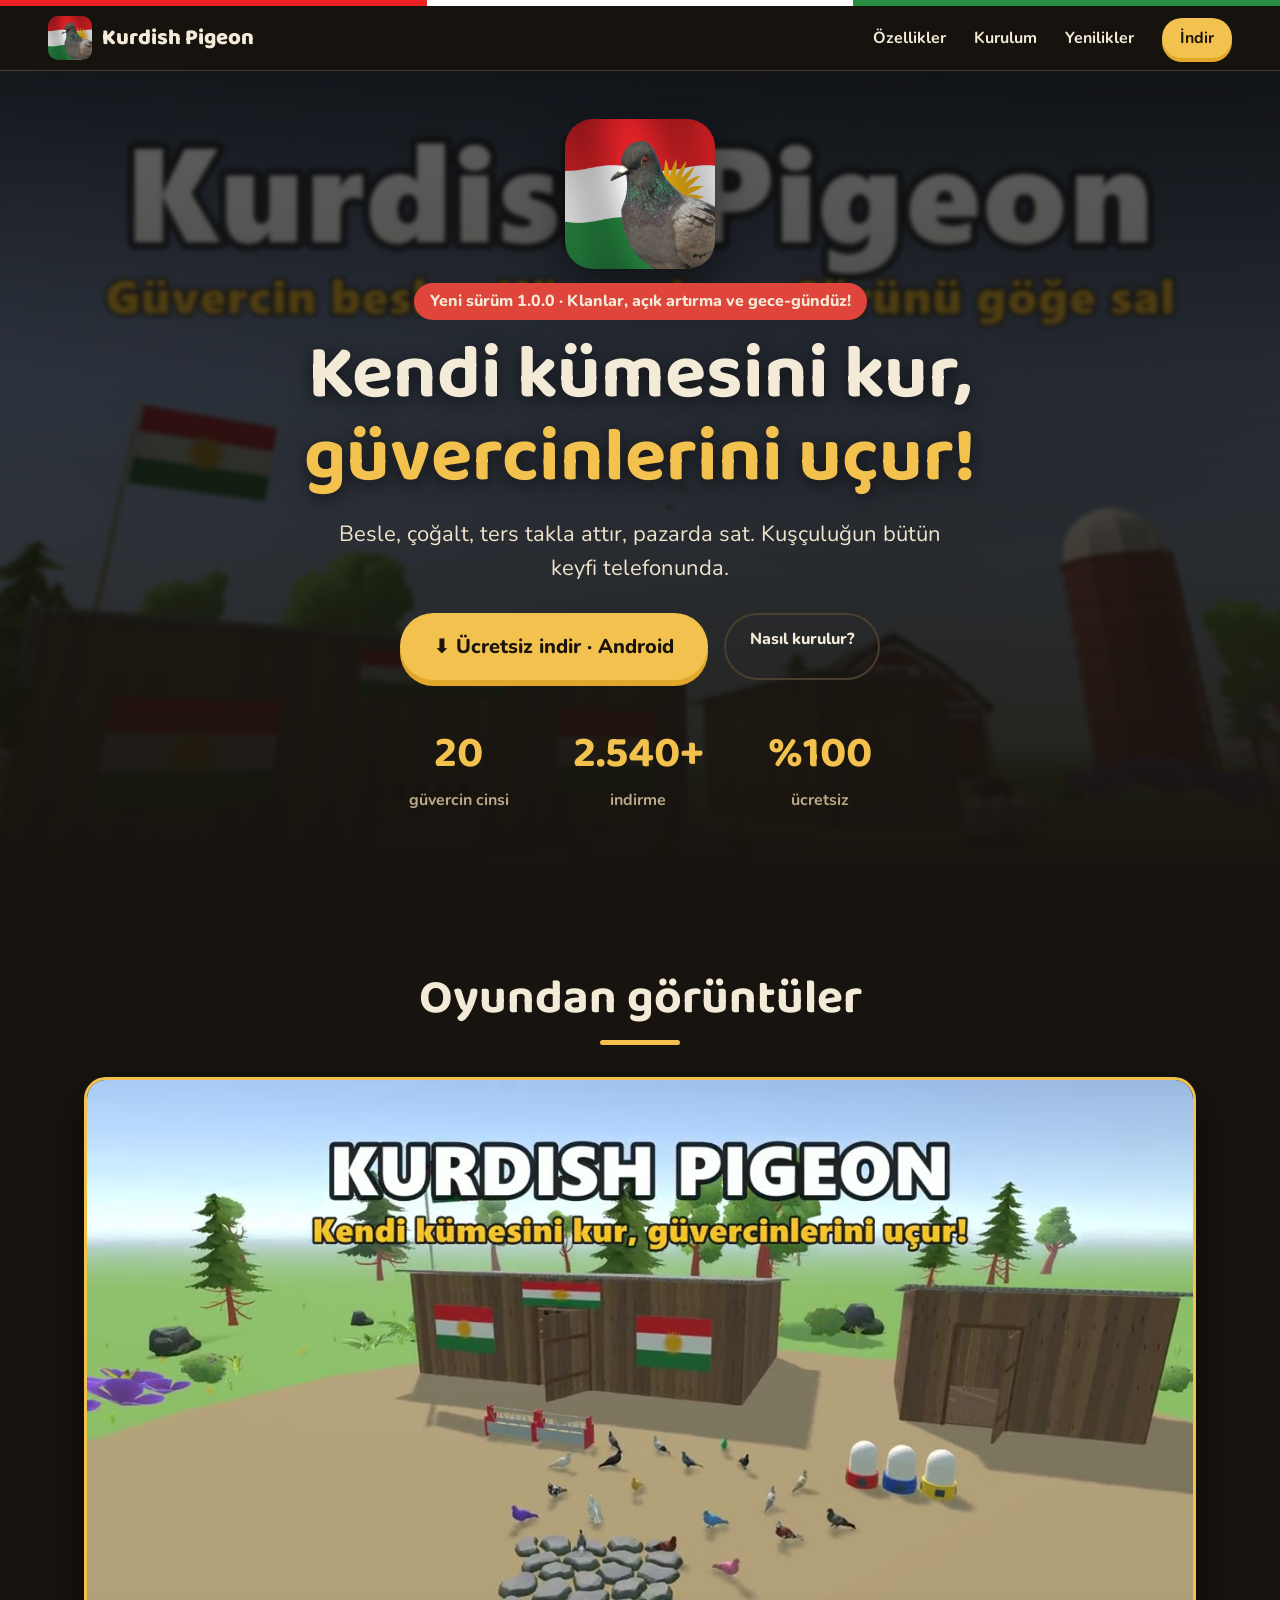
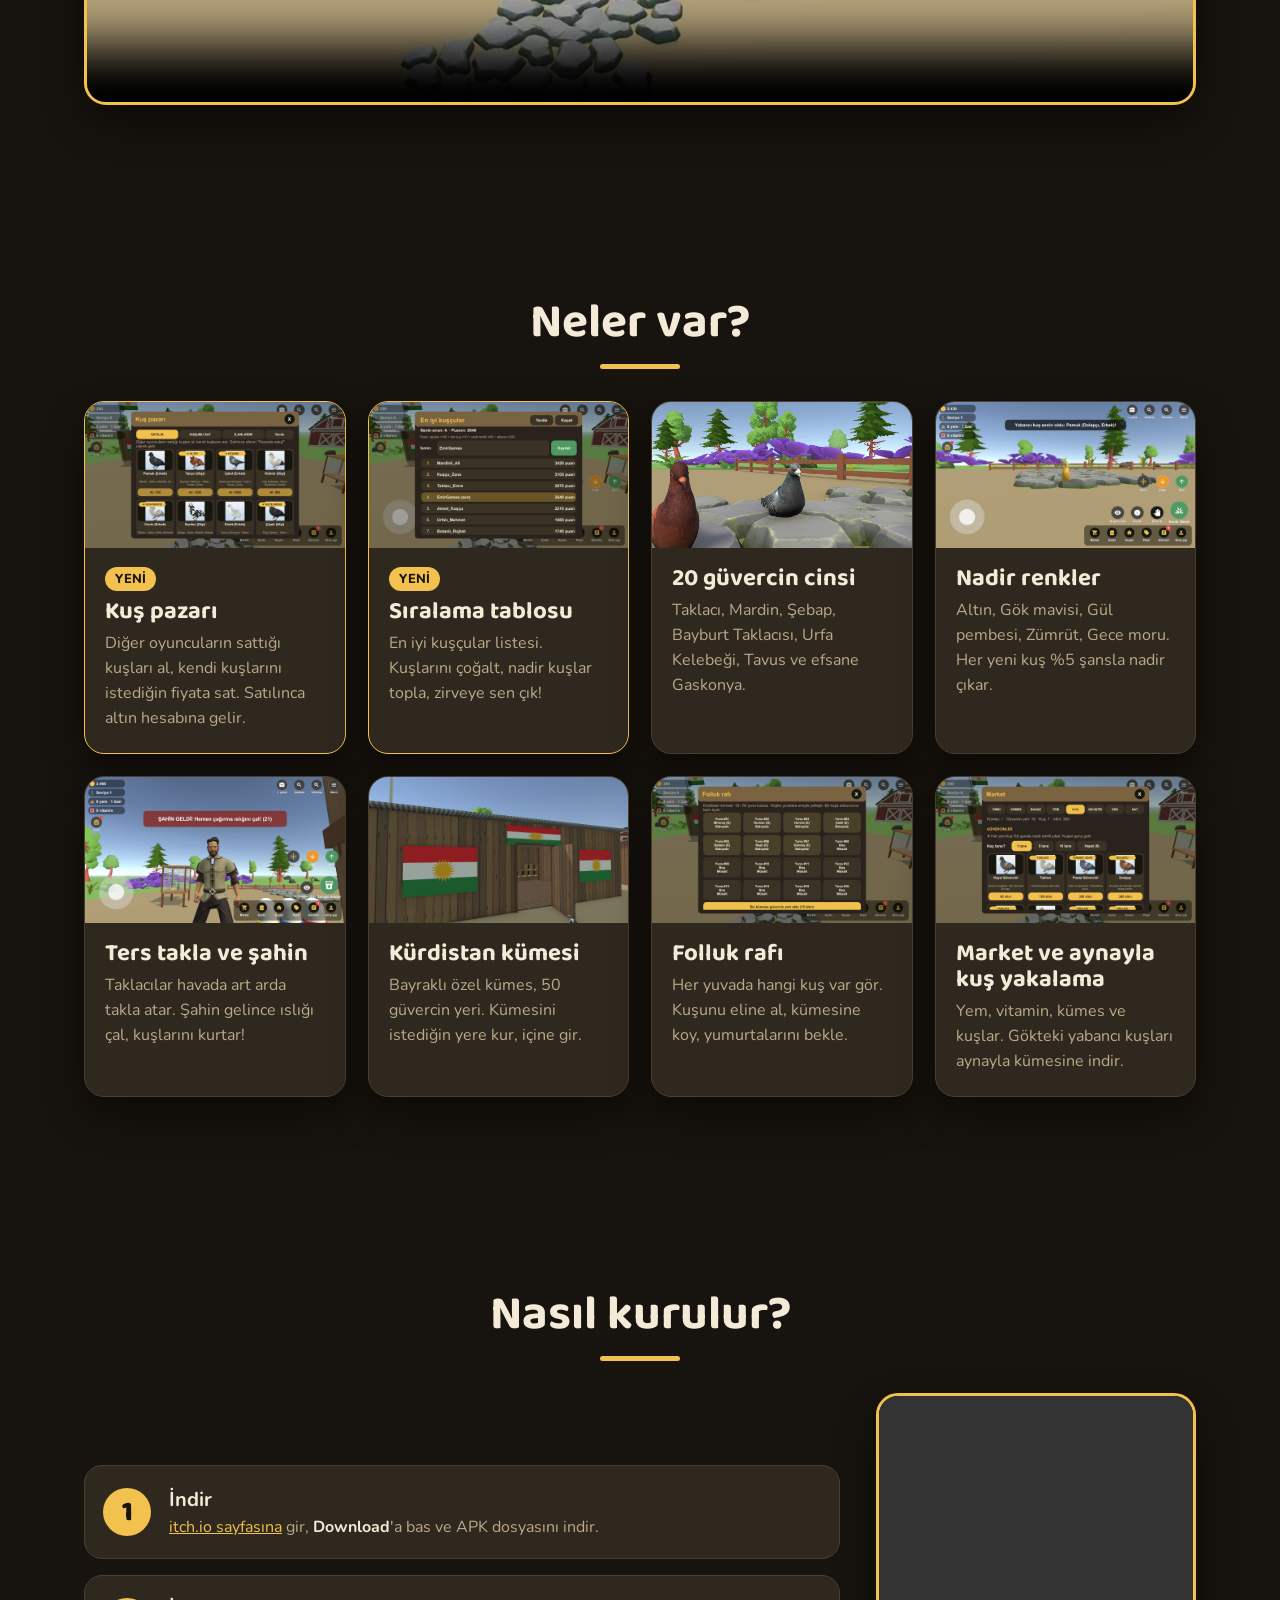
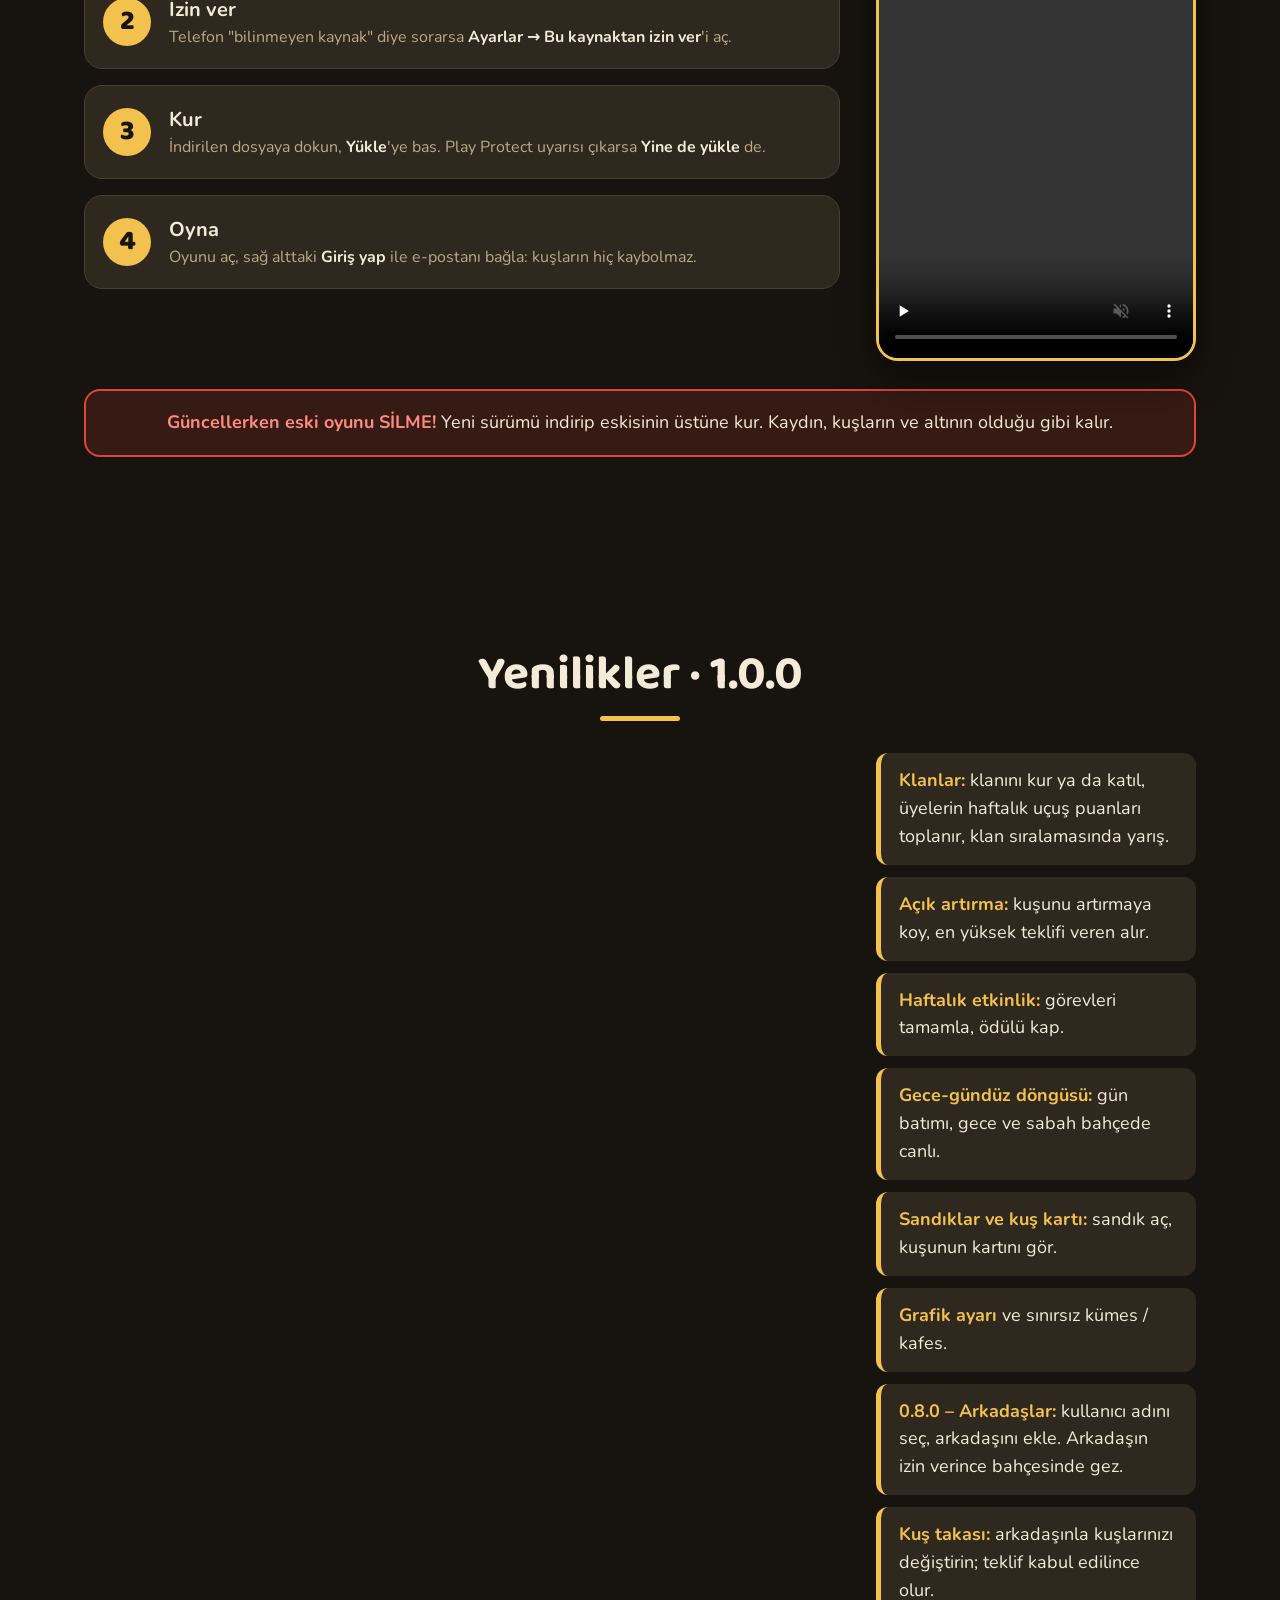
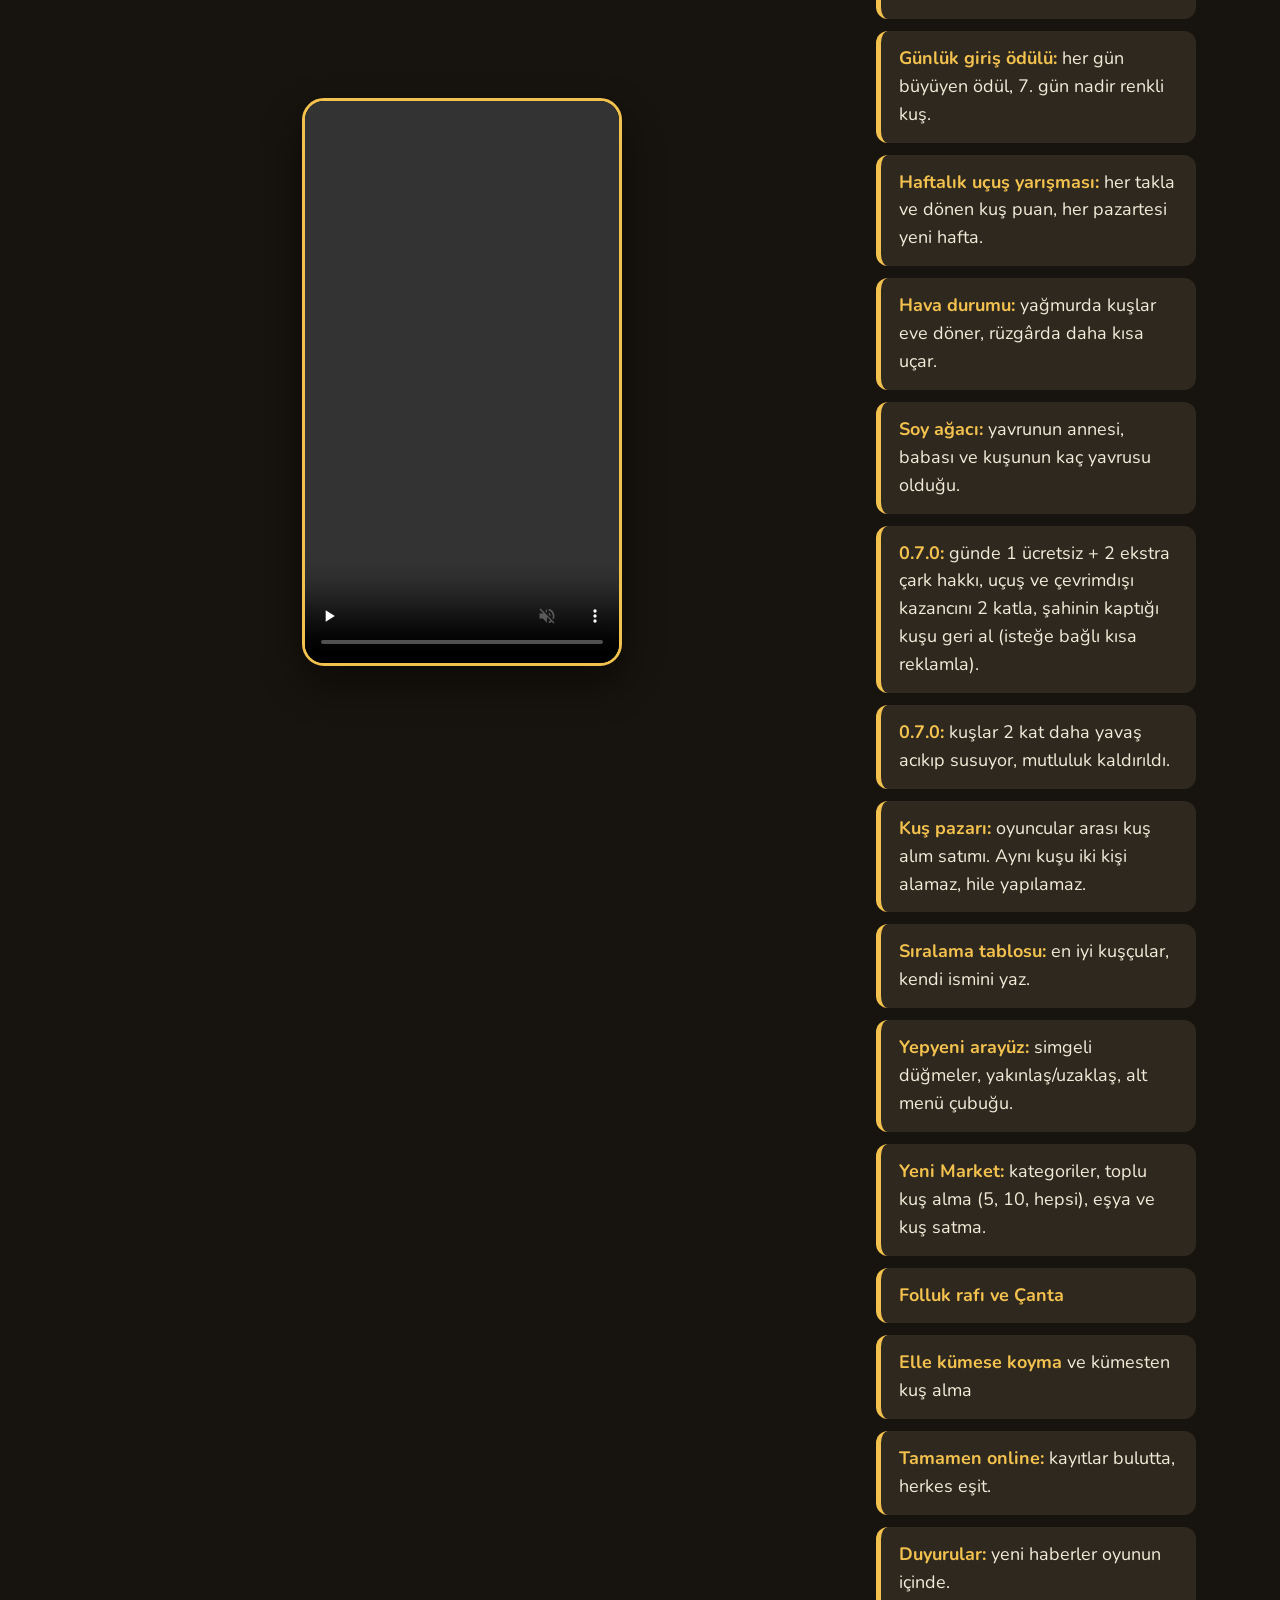
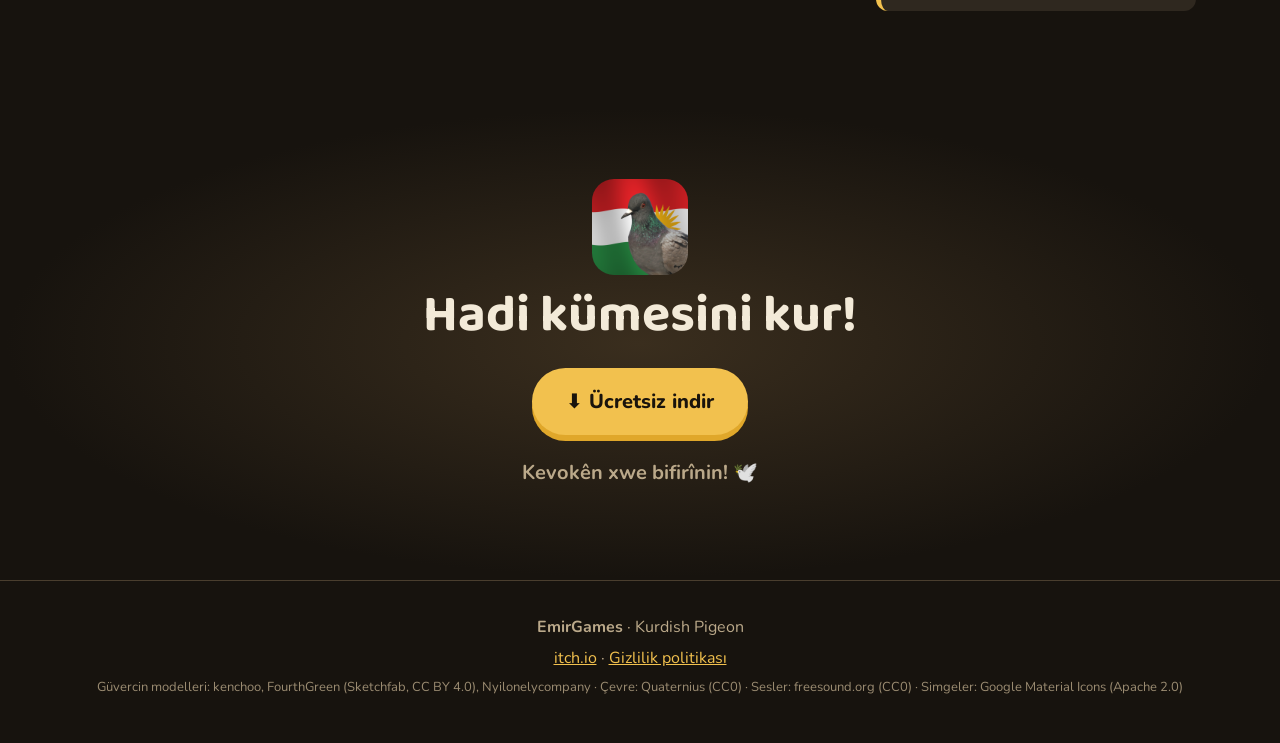
<file: index.html>
<!doctype html>
<html lang="tr">
<head>
<meta charset="utf-8">
<meta name="viewport" content="width=device-width, initial-scale=1">
<title>Kurdish Pigeon · Güvercin Oyunu</title>
<meta name="description" content="Kurdish Pigeon: kendi kümesini kur, güvercinlerini besle, uçur ve çoğalt. 20 güvercin cinsi, ters takla atan taklacılar, kuş pazarı ve sıralama tablosu. Ücretsiz Android oyunu.">
<meta property="og:title" content="Kurdish Pigeon · Güvercin Oyunu">
<meta property="og:description" content="Kendi kümesini kur, güvercinlerini uçur! Kuş pazarı, sıralama, 20 cins. Ücretsiz Android oyunu.">
<meta property="og:image" content="img/afis.jpg">
<link rel="icon" href="img/logo.png">
<link rel="preconnect" href="https://fonts.googleapis.com">
<link rel="preconnect" href="https://fonts.gstatic.com" crossorigin>
<link href="https://fonts.googleapis.com/css2?family=Baloo+2:wght@600;800&family=Nunito:wght@400;600;800&display=swap" rel="stylesheet">
<link rel="stylesheet" href="stil.css">
</head>
<body>
<div class="bayrak"><i></i><i></i><i></i></div>

<header class="ust">
  <a class="marka" href="#"><img src="img/logo.png" alt="" width="44" height="44"><span>Kurdish Pigeon</span></a>
  <nav>
    <a href="#ozellikler">Özellikler</a>
    <a href="#kurulum">Kurulum</a>
    <a href="#yenilikler">Yenilikler</a>
    <a class="dugme kucuk" href="https://emirgamesstudio.itch.io/kurdish-pigeon">İndir</a>
  </nav>
</header>

<section class="giris">
  <div class="giris-arka" style="background-image:url(img/afis.jpg)"></div>
  <div class="giris-ic">
    <img class="giris-logo" src="img/logo.png" alt="Kurdish Pigeon logosu" width="150" height="150">
    <p class="rozet">Yeni sürüm 1.0.0 · Klanlar, açık artırma ve gece-gündüz!</p>
    <h1>Kendi kümesini kur,<br><em>güvercinlerini uçur!</em></h1>
    <p class="alt">Besle, çoğalt, ters takla attır, pazarda sat. Kuşçuluğun bütün keyfi telefonunda.</p>
    <div class="dugmeler">
      <a class="dugme buyuk" href="https://emirgamesstudio.itch.io/kurdish-pigeon">⬇ Ücretsiz indir · Android</a>
      <a class="dugme ikinci" href="#kurulum">Nasıl kurulur?</a>
    </div>
    <ul class="sayilar">
      <li><b>20</b><span>güvercin cinsi</span></li>
      <li><b id="indirme">540+</b><span>indirme</span></li>
      <li><b>%100</b><span>ücretsiz</span></li>
    </ul>
  </div>
</section>

<section class="bolum video-bolum">
  <h2>Oyundan görüntüler</h2>
  <video class="fragman" src="video/fragman.mp4" poster="img/fragman_kapak.jpg" controls muted playsinline preload="none"></video>
</section>

<section class="bolum" id="ozellikler">
  <h2>Neler var?</h2>
  <div class="kartlar">
    <article class="kart yeni">
      <img src="img/ekran_pazar.jpg" alt="Kuş pazarı ekranı" loading="lazy">
      <div><span class="etiket">YENİ</span><h3>Kuş pazarı</h3><p>Diğer oyuncuların sattığı kuşları al, kendi kuşlarını istediğin fiyata sat. Satılınca altın hesabına gelir.</p></div>
    </article>
    <article class="kart yeni">
      <img src="img/ekran_siralama.jpg" alt="Sıralama tablosu" loading="lazy">
      <div><span class="etiket">YENİ</span><h3>Sıralama tablosu</h3><p>En iyi kuşçular listesi. Kuşlarını çoğalt, nadir kuşlar topla, zirveye sen çık!</p></div>
    </article>
    <article class="kart">
      <img src="img/gaskonya.jpg" alt="Gaskonya Efsanesi güvercini" loading="lazy">
      <div><h3>20 güvercin cinsi</h3><p>Taklacı, Mardin, Şebap, Bayburt Taklacısı, Urfa Kelebeği, Tavus ve efsane Gaskonya.</p></div>
    </article>
    <article class="kart">
      <img src="img/nadir.jpg" alt="Altın renkli nadir güvercin" loading="lazy">
      <div><h3>Nadir renkler</h3><p>Altın, Gök mavisi, Gül pembesi, Zümrüt, Gece moru. Her yeni kuş %5 şansla nadir çıkar.</p></div>
    </article>
    <article class="kart">
      <img src="img/sahin.jpg" alt="Şahin uyarısı" loading="lazy">
      <div><h3>Ters takla ve şahin</h3><p>Taklacılar havada art arda takla atar. Şahin gelince ıslığı çal, kuşlarını kurtar!</p></div>
    </article>
    <article class="kart">
      <img src="img/kurdistan_kumes.jpg" alt="Kürdistan bayraklı kümes" loading="lazy">
      <div><h3>Kürdistan kümesi</h3><p>Bayraklı özel kümes, 50 güvercin yeri. Kümesini istediğin yere kur, içine gir.</p></div>
    </article>
    <article class="kart">
      <img src="img/ekran_folluk.jpg" alt="Folluk rafı" loading="lazy">
      <div><h3>Folluk rafı</h3><p>Her yuvada hangi kuş var gör. Kuşunu eline al, kümesine koy, yumurtalarını bekle.</p></div>
    </article>
    <article class="kart">
      <img src="img/ekran_market.jpg" alt="Market" loading="lazy">
      <div><h3>Market ve aynayla kuş yakalama</h3><p>Yem, vitamin, kümes ve kuşlar. Gökteki yabancı kuşları aynayla kümesine indir.</p></div>
    </article>
  </div>
</section>

<section class="bolum" id="kurulum">
  <h2>Nasıl kurulur?</h2>
  <div class="kurulum">
    <ol class="adimlar">
      <li><b>İndir</b><span><a href="https://emirgamesstudio.itch.io/kurdish-pigeon">itch.io sayfasına</a> gir, <em>Download</em>'a bas ve APK dosyasını indir.</span></li>
      <li><b>İzin ver</b><span>Telefon "bilinmeyen kaynak" diye sorarsa <em>Ayarlar → Bu kaynaktan izin ver</em>'i aç.</span></li>
      <li><b>Kur</b><span>İndirilen dosyaya dokun, <em>Yükle</em>'ye bas. Play Protect uyarısı çıkarsa <em>Yine de yükle</em> de.</span></li>
      <li><b>Oyna</b><span>Oyunu aç, sağ alttaki <em>Giriş yap</em> ile e-postanı bağla: kuşların hiç kaybolmaz.</span></li>
    </ol>
    <video class="dikey" src="video/kurulum.mp4" controls muted playsinline preload="none"></video>
  </div>
  <div class="uyari">
    <b>Güncellerken eski oyunu SİLME!</b> Yeni sürümü indirip eskisinin üstüne kur. Kaydın, kuşların ve altının olduğu gibi kalır.
  </div>
</section>

<section class="bolum" id="yenilikler">
  <h2>Yenilikler · 1.0.0</h2>
  <div class="yenilik">
    <video class="dikey" src="video/guncelleme.mp4" controls muted playsinline preload="none"></video>
    <ul class="liste">
      <li><b>Klanlar:</b> klanını kur ya da katıl, üyelerin haftalık uçuş puanları toplanır, klan sıralamasında yarış.</li>
      <li><b>Açık artırma:</b> kuşunu artırmaya koy, en yüksek teklifi veren alır.</li>
      <li><b>Haftalık etkinlik:</b> görevleri tamamla, ödülü kap.</li>
      <li><b>Gece-gündüz döngüsü:</b> gün batımı, gece ve sabah bahçede canlı.</li>
      <li><b>Sandıklar ve kuş kartı:</b> sandık aç, kuşunun kartını gör.</li>
      <li><b>Grafik ayarı</b> ve sınırsız kümes / kafes.</li>
      <li><b>0.8.0 – Arkadaşlar:</b> kullanıcı adını seç, arkadaşını ekle. Arkadaşın izin verince bahçesinde gez.</li>
      <li><b>Kuş takası:</b> arkadaşınla kuşlarınızı değiştirin; teklif kabul edilince olur.</li>
      <li><b>Günlük giriş ödülü:</b> her gün büyüyen ödül, 7. gün nadir renkli kuş.</li>
      <li><b>Haftalık uçuş yarışması:</b> her takla ve dönen kuş puan, her pazartesi yeni hafta.</li>
      <li><b>Hava durumu:</b> yağmurda kuşlar eve döner, rüzgârda daha kısa uçar.</li>
      <li><b>Soy ağacı:</b> yavrunun annesi, babası ve kuşunun kaç yavrusu olduğu.</li>
      <li><b>0.7.0:</b> günde 1 ücretsiz + 2 ekstra çark hakkı, uçuş ve çevrimdışı kazancını 2 katla, şahinin kaptığı kuşu geri al (isteğe bağlı kısa reklamla).</li>
      <li><b>0.7.0:</b> kuşlar 2 kat daha yavaş acıkıp susuyor, mutluluk kaldırıldı.</li>
      <li><b>Kuş pazarı:</b> oyuncular arası kuş alım satımı. Aynı kuşu iki kişi alamaz, hile yapılamaz.</li>
      <li><b>Sıralama tablosu:</b> en iyi kuşçular, kendi ismini yaz.</li>
      <li><b>Yepyeni arayüz:</b> simgeli düğmeler, yakınlaş/uzaklaş, alt menü çubuğu.</li>
      <li><b>Yeni Market:</b> kategoriler, toplu kuş alma (5, 10, hepsi), eşya ve kuş satma.</li>
      <li><b>Folluk rafı ve Çanta</b></li>
      <li><b>Elle kümese koyma</b> ve kümesten kuş alma</li>
      <li><b>Tamamen online:</b> kayıtlar bulutta, herkes eşit.</li>
      <li><b>Duyurular:</b> yeni haberler oyunun içinde.</li>
    </ul>
  </div>
</section>

<section class="son">
  <img src="img/logo.png" alt="" width="96" height="96">
  <h2>Hadi kümesini kur!</h2>
  <a class="dugme buyuk" href="https://emirgamesstudio.itch.io/kurdish-pigeon">⬇ Ücretsiz indir</a>
  <p class="kurmanci">Kevokên xwe bifirînin! 🕊️</p>
</section>

<footer>
  <p><b>EmirGames</b> · Kurdish Pigeon</p>
  <p><a href="https://emirgamesstudio.itch.io/kurdish-pigeon">itch.io</a> · <a href="gizlilik.html">Gizlilik politikası</a></p>
  <p class="kucuk-yazi">Güvercin modelleri: kenchoo, FourthGreen (Sketchfab, CC BY 4.0), Nyilonelycompany · Çevre: Quaternius (CC0) · Sesler: freesound.org (CC0) · Simgeler: Google Material Icons (Apache 2.0)</p>
</footer>
<script>
// İndirme sayısı: GitHub her 6 saatte bir itch.io'dan alıp sayac.json'a yazar (.github/workflows/indirme.yml).
// İki kaynağa bakılır (biri önbellekte eski kalabilir), büyük olan gösterilir.
(async () => {
  const t = Date.now();
  const kaynaklar = [
    "sayac.json?t=" + t,
    "https://raw.githubusercontent.com/emirgamesstudio/emirgamesstudio.github.io/main/sayac.json?t=" + t
  ];
  const sayilar = await Promise.all(kaynaklar.map(u =>
    fetch(u, { cache: "no-store" }).then(r => r.ok ? r.json() : null).then(j => (j && j.indirme) || 0).catch(() => 0)));
  const n = Math.max(...sayilar);
  if (n > 0) document.getElementById("indirme").textContent = (Math.floor(n / 10) * 10 || n).toLocaleString("tr-TR") + "+";
})();
</script>
</body>
</html>
</file>
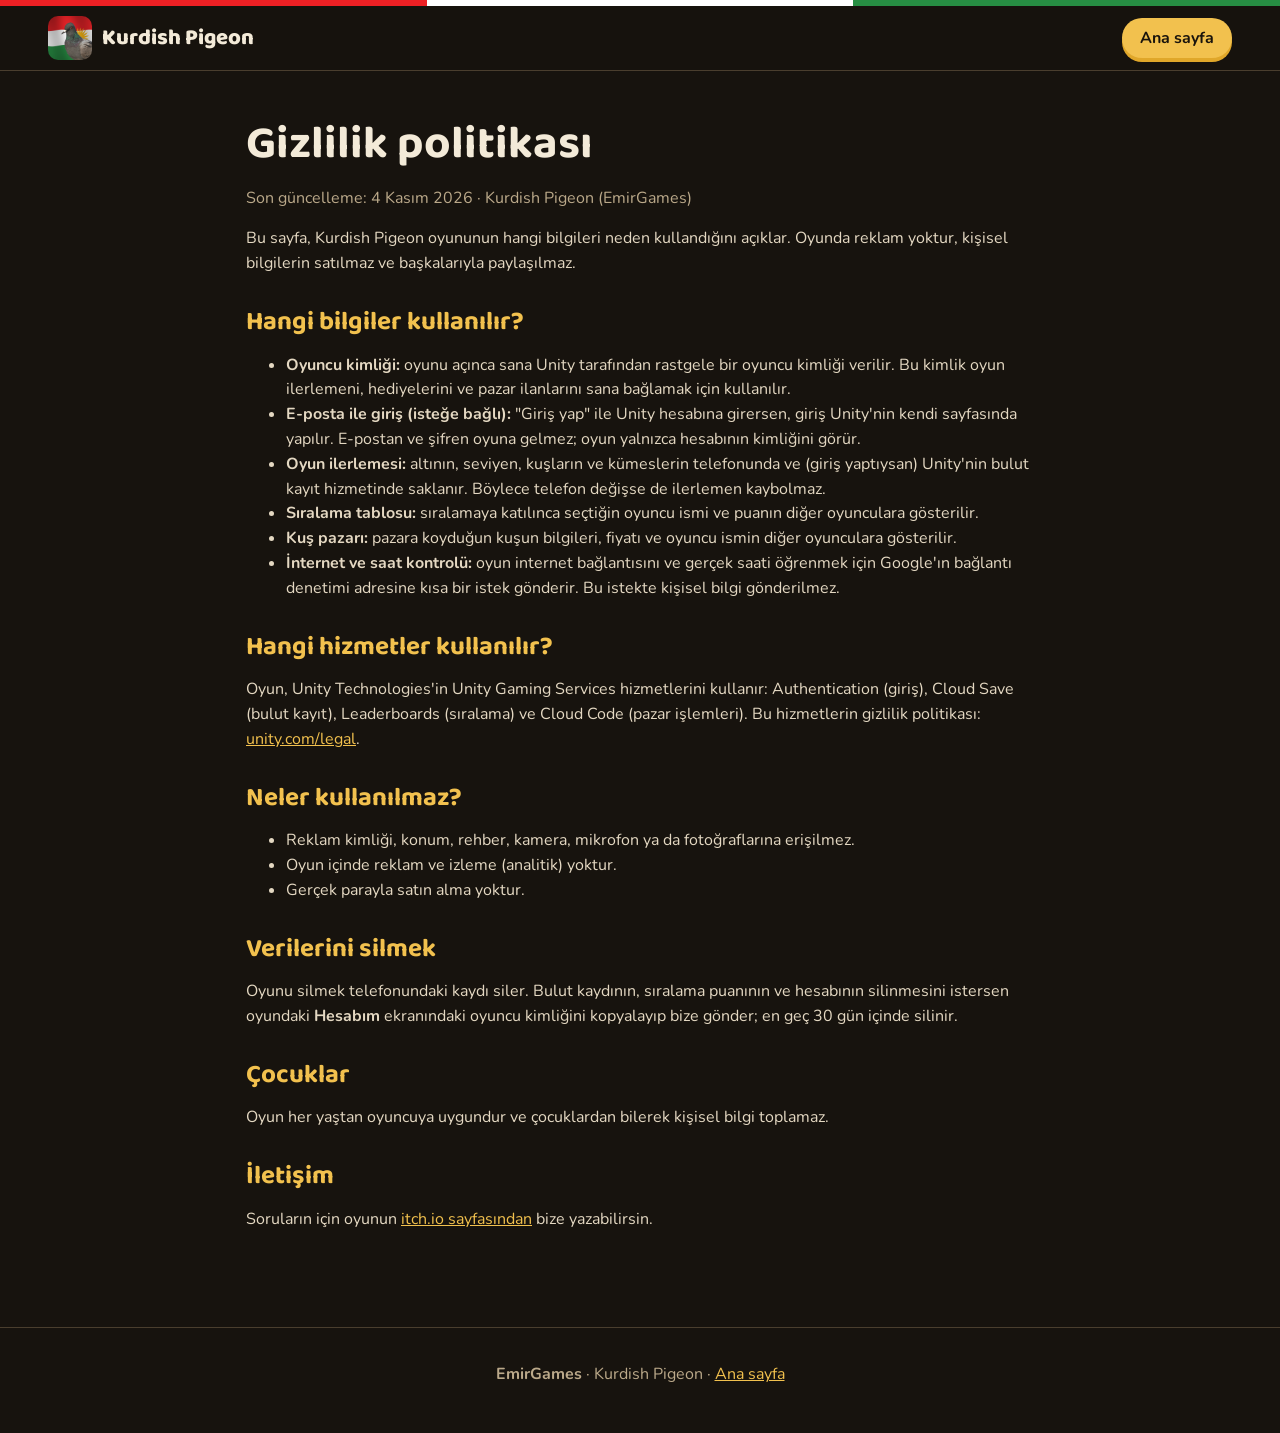
<file: gizlilik.html>
<!doctype html>
<html lang="tr">
<head>
<meta charset="utf-8">
<meta name="viewport" content="width=device-width, initial-scale=1">
<title>Gizlilik politikası · Kurdish Pigeon</title>
<link rel="icon" href="img/logo.png">
<link href="https://fonts.googleapis.com/css2?family=Baloo+2:wght@600;800&family=Nunito:wght@400;600;800&display=swap" rel="stylesheet">
<link rel="stylesheet" href="stil.css">
</head>
<body>
<div class="bayrak"><i></i><i></i><i></i></div>
<header class="ust">
  <a class="marka" href="index.html"><img src="img/logo.png" alt="" width="44" height="44"><span>Kurdish Pigeon</span></a>
  <nav><a class="dugme kucuk" href="index.html">Ana sayfa</a></nav>
</header>

<main class="metin">
  <h1>Gizlilik politikası</h1>
  <p class="tarih">Son güncelleme: 4 Kasım 2026 · Kurdish Pigeon (EmirGames)</p>

  <p>Bu sayfa, Kurdish Pigeon oyununun hangi bilgileri neden kullandığını açıklar. Oyunda reklam yoktur, kişisel bilgilerin satılmaz ve başkalarıyla paylaşılmaz.</p>

  <h2>Hangi bilgiler kullanılır?</h2>
  <ul>
    <li><b>Oyuncu kimliği:</b> oyunu açınca sana Unity tarafından rastgele bir oyuncu kimliği verilir. Bu kimlik oyun ilerlemeni, hediyelerini ve pazar ilanlarını sana bağlamak için kullanılır.</li>
    <li><b>E-posta ile giriş (isteğe bağlı):</b> "Giriş yap" ile Unity hesabına girersen, giriş Unity'nin kendi sayfasında yapılır. E-postan ve şifren oyuna gelmez; oyun yalnızca hesabının kimliğini görür.</li>
    <li><b>Oyun ilerlemesi:</b> altının, seviyen, kuşların ve kümeslerin telefonunda ve (giriş yaptıysan) Unity'nin bulut kayıt hizmetinde saklanır. Böylece telefon değişse de ilerlemen kaybolmaz.</li>
    <li><b>Sıralama tablosu:</b> sıralamaya katılınca seçtiğin oyuncu ismi ve puanın diğer oyunculara gösterilir.</li>
    <li><b>Kuş pazarı:</b> pazara koyduğun kuşun bilgileri, fiyatı ve oyuncu ismin diğer oyunculara gösterilir.</li>
    <li><b>İnternet ve saat kontrolü:</b> oyun internet bağlantısını ve gerçek saati öğrenmek için Google'ın bağlantı denetimi adresine kısa bir istek gönderir. Bu istekte kişisel bilgi gönderilmez.</li>
  </ul>

  <h2>Hangi hizmetler kullanılır?</h2>
  <p>Oyun, Unity Technologies'in Unity Gaming Services hizmetlerini kullanır: Authentication (giriş), Cloud Save (bulut kayıt), Leaderboards (sıralama) ve Cloud Code (pazar işlemleri). Bu hizmetlerin gizlilik politikası: <a href="https://unity.com/legal/game-player-and-app-user-privacy-policy">unity.com/legal</a>.</p>

  <h2>Neler kullanılmaz?</h2>
  <ul>
    <li>Reklam kimliği, konum, rehber, kamera, mikrofon ya da fotoğraflarına erişilmez.</li>
    <li>Oyun içinde reklam ve izleme (analitik) yoktur.</li>
    <li>Gerçek parayla satın alma yoktur.</li>
  </ul>

  <h2>Verilerini silmek</h2>
  <p>Oyunu silmek telefonundaki kaydı siler. Bulut kaydının, sıralama puanının ve hesabının silinmesini istersen oyundaki <b>Hesabım</b> ekranındaki oyuncu kimliğini kopyalayıp bize gönder; en geç 30 gün içinde silinir.</p>

  <h2>Çocuklar</h2>
  <p>Oyun her yaştan oyuncuya uygundur ve çocuklardan bilerek kişisel bilgi toplamaz.</p>

  <h2>İletişim</h2>
  <p>Soruların için oyunun <a href="https://emirgamesstudio.itch.io/kurdish-pigeon">itch.io sayfasından</a> bize yazabilirsin.</p>
</main>

<footer>
  <p><b>EmirGames</b> · Kurdish Pigeon · <a href="index.html">Ana sayfa</a></p>
</footer>
</body>
</html>
</file>
<file: stil.css>
:root {
  --zemin: #17130e;
  --panel: #241e17;
  --kart: #2f281f;
  --cizgi: #4a3e2e;
  --yazi: #f3ead8;
  --soluk: #bba98a;
  --altin: #f2c14e;
  --altin2: #e0a72a;
  --kirmizi: #e0453b;
  --yesil: #3f9b5c;
  --golge: 0 18px 40px rgba(0, 0, 0, .45);
}

* { box-sizing: border-box; }
html { scroll-behavior: smooth; }
body {
  margin: 0;
  background: var(--zemin);
  color: var(--yazi);
  font-family: "Nunito", system-ui, sans-serif;
  line-height: 1.55;
  overflow-x: hidden;
}
img, video { max-width: 100%; display: block; }
a { color: var(--altin); }
h1, h2, h3 { font-family: "Baloo 2", "Nunito", sans-serif; line-height: 1.1; margin: 0; }

/* Kürdistan bayrağı şeridi */
.bayrak { display: flex; height: 6px; }
.bayrak i { flex: 1; }
.bayrak i:nth-child(1) { background: #ed2024; }
.bayrak i:nth-child(2) { background: #fff; }
.bayrak i:nth-child(3) { background: #278e43; }

/* üst çubuk */
.ust {
  position: sticky; top: 0; z-index: 10;
  display: flex; align-items: center; justify-content: space-between; gap: 16px;
  padding: 10px clamp(16px, 4vw, 48px);
  background: rgba(23, 19, 14, .88);
  backdrop-filter: blur(8px);
  border-bottom: 1px solid var(--cizgi);
}
.marka { display: flex; align-items: center; gap: 10px; color: var(--yazi); text-decoration: none; font-family: "Baloo 2"; font-size: 22px; font-weight: 800; }
.marka img { border-radius: 10px; }
.ust nav { display: flex; align-items: center; gap: clamp(10px, 2.4vw, 28px); }
.ust nav a { color: var(--yazi); text-decoration: none; font-weight: 700; }
.ust nav a:not(.dugme):hover { color: var(--altin); }

/* düğmeler */
.dugme {
  display: inline-block; text-decoration: none; font-weight: 800;
  background: var(--altin); color: #1a140c;
  padding: 14px 26px; border-radius: 999px;
  box-shadow: 0 6px 0 var(--altin2);
  transition: transform .12s, box-shadow .12s;
}
.dugme:hover { transform: translateY(-2px); box-shadow: 0 8px 0 var(--altin2); }
.dugme:active { transform: translateY(3px); box-shadow: 0 2px 0 var(--altin2); }
.dugme.buyuk { font-size: 20px; padding: 18px 34px; }
.dugme.kucuk { padding: 8px 18px; box-shadow: 0 4px 0 var(--altin2); color: #1a140c !important; }
.dugme.ikinci { background: transparent; color: var(--yazi); box-shadow: inset 0 0 0 2px var(--cizgi); }
.dugme.ikinci:hover { box-shadow: inset 0 0 0 2px var(--altin); }

/* giriş */
.giris { position: relative; min-height: 88vh; display: grid; place-items: center; text-align: center; overflow: hidden; }
.giris-arka { position: absolute; inset: 0; background-size: cover; background-position: center; filter: blur(2px) brightness(.45); transform: scale(1.05); }
.giris::after { content: ""; position: absolute; inset: 0; background: linear-gradient(180deg, rgba(23,19,14,.2) 0%, rgba(23,19,14,.55) 60%, var(--zemin) 100%); }
.giris-ic { position: relative; z-index: 1; padding: 48px 16px 64px; max-width: 900px; }
.giris-logo { margin: 0 auto 14px; border-radius: 28px; box-shadow: var(--golge); }
.rozet { display: inline-block; margin: 0 0 14px; padding: 6px 16px; border-radius: 999px; background: var(--kirmizi); font-weight: 800; }
.giris h1 { font-size: clamp(38px, 7vw, 76px); text-shadow: 0 4px 18px rgba(0,0,0,.6); }
.giris h1 em { font-style: normal; color: var(--altin); }
.alt { font-size: clamp(17px, 2.2vw, 22px); color: #efe3cb; margin: 16px auto 28px; max-width: 640px; }
.dugmeler { display: flex; flex-wrap: wrap; gap: 16px; justify-content: center; }
.sayilar { list-style: none; display: flex; justify-content: center; gap: clamp(18px, 6vw, 64px); padding: 0; margin: 40px 0 0; }
.sayilar b { display: block; font-family: "Baloo 2"; font-size: clamp(30px, 5vw, 44px); color: var(--altin); }
.sayilar span { color: var(--soluk); font-weight: 700; }

/* bölümler */
.bolum { padding: clamp(48px, 8vw, 96px) clamp(16px, 5vw, 64px); max-width: 1240px; margin: 0 auto; }
.bolum h2 { font-size: clamp(30px, 5vw, 48px); margin-bottom: 32px; text-align: center; }
.bolum h2::after { content: ""; display: block; width: 80px; height: 5px; border-radius: 3px; background: var(--altin); margin: 14px auto 0; }

.fragman { width: 100%; border-radius: 22px; box-shadow: var(--golge); border: 3px solid var(--altin); background: #000; }

.kartlar { display: grid; grid-template-columns: repeat(auto-fill, minmax(260px, 1fr)); gap: 22px; }
.kart { background: var(--kart); border: 1px solid var(--cizgi); border-radius: 20px; overflow: hidden; box-shadow: var(--golge); transition: transform .18s; }
.kart:hover { transform: translateY(-4px); }
.kart img { width: 100%; aspect-ratio: 16 / 9; object-fit: cover; }
.kart > div { padding: 18px 20px 22px; }
.kart h3 { font-size: 24px; margin-bottom: 6px; }
.kart p { margin: 0; color: var(--soluk); }
.kart.yeni { border-color: var(--altin); }
.etiket { display: inline-block; background: var(--altin); color: #1a140c; font-weight: 800; font-size: 13px; padding: 2px 10px; border-radius: 999px; margin-bottom: 8px; }

.kurulum, .yenilik { display: grid; grid-template-columns: 1fr 320px; gap: 36px; align-items: center; }
.dikey { width: 100%; max-width: 320px; aspect-ratio: 9 / 16; border-radius: 22px; border: 3px solid var(--altin); background: #000; box-shadow: var(--golge); justify-self: center; }
.adimlar { list-style: none; counter-reset: adim; padding: 0; margin: 0; display: grid; gap: 16px; }
.adimlar li { counter-increment: adim; position: relative; background: var(--kart); border: 1px solid var(--cizgi); border-radius: 18px; padding: 18px 20px 18px 84px; }
.adimlar li::before { content: counter(adim); position: absolute; left: 18px; top: 50%; translate: 0 -50%; width: 48px; height: 48px; border-radius: 50%; background: var(--altin); color: #1a140c; font-family: "Baloo 2"; font-size: 28px; font-weight: 800; display: grid; place-items: center; }
.adimlar b { display: block; font-size: 20px; }
.adimlar span { color: var(--soluk); }
.adimlar em { font-style: normal; color: var(--yazi); font-weight: 700; }
.uyari { margin-top: 28px; padding: 18px 22px; border-radius: 16px; background: rgba(224, 69, 59, .15); border: 2px solid var(--kirmizi); font-size: 18px; text-align: center; }
.uyari b { color: #ff8a80; }

.liste { list-style: none; padding: 0; margin: 0; display: grid; gap: 12px; }
.liste li { background: var(--kart); border-left: 5px solid var(--altin); border-radius: 12px; padding: 14px 18px; font-size: 18px; }
.liste b { color: var(--altin); }

.son { text-align: center; padding: 72px 16px; background: radial-gradient(ellipse at center, #3a2e1e 0%, var(--zemin) 70%); }
.son img { margin: 0 auto 12px; border-radius: 22px; }
.son h2 { font-size: clamp(32px, 5vw, 52px); margin-bottom: 24px; }
.kurmanci { margin-top: 22px; color: var(--soluk); font-size: 20px; font-weight: 700; }

footer { text-align: center; padding: 28px 16px 40px; border-top: 1px solid var(--cizgi); color: var(--soluk); }
footer p { margin: 6px 0; }
.kucuk-yazi { font-size: 13px; opacity: .8; }

/* gizlilik sayfası */
.metin { max-width: 820px; margin: 0 auto; padding: 48px 16px 80px; }
.metin h1 { font-size: clamp(32px, 5vw, 46px); margin-bottom: 8px; }
.metin h2 { font-size: 26px; margin: 32px 0 8px; color: var(--altin); }
.metin p, .metin li { color: #e4d8c2; }
.metin .tarih { color: var(--soluk); }

@media (max-width: 820px) {
  .kurulum, .yenilik { grid-template-columns: 1fr; }
  .ust nav a:not(.dugme) { display: none; }
  .giris { min-height: auto; }
}
</file>
